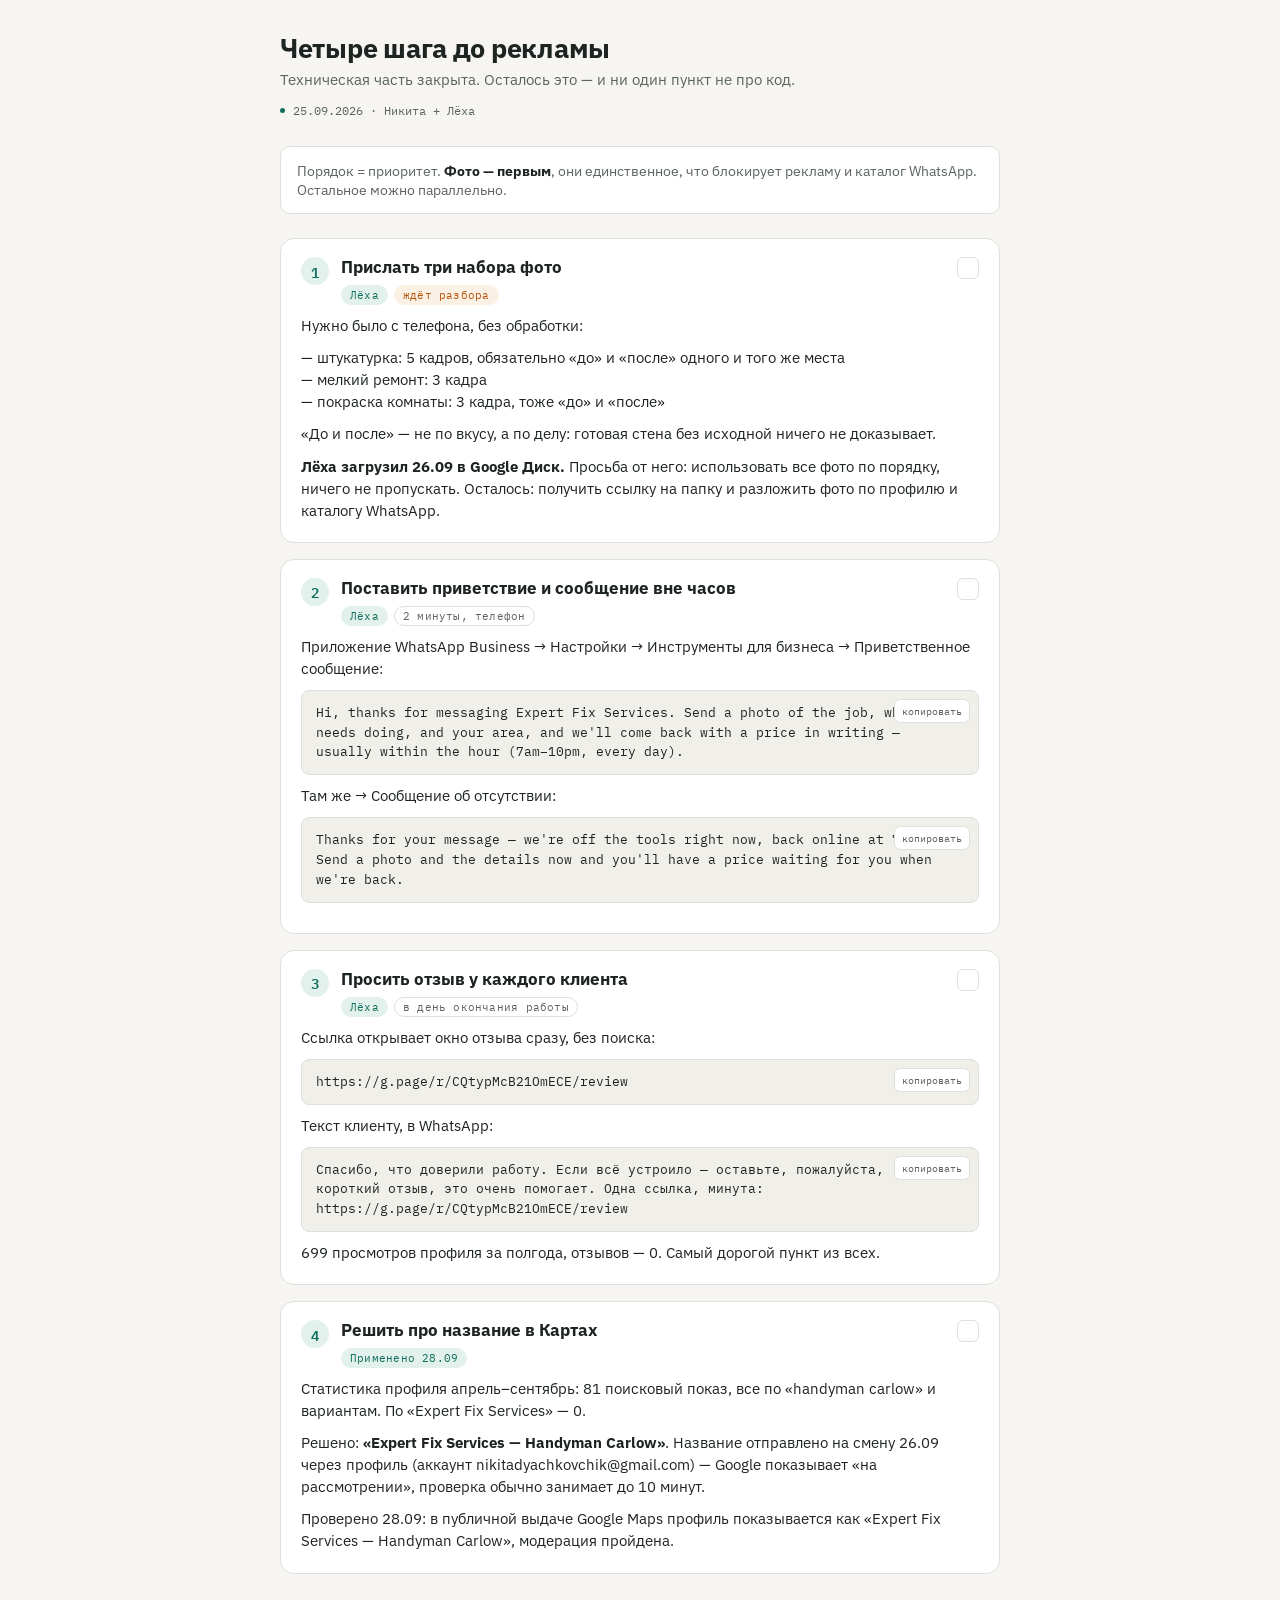
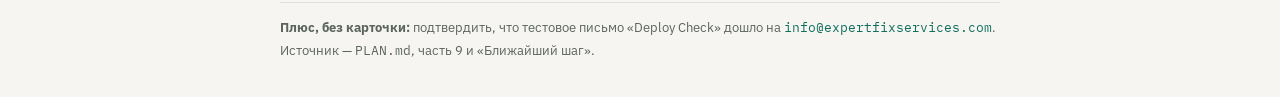
<file: outreach/four-steps-checklist-2026-09-25.html>
<!doctype html>
<html lang="ru">
<head>
<meta charset="utf-8">
<meta name="viewport" content="width=device-width, initial-scale=1, viewport-fit=cover">
<title>Четыре шага до рекламы</title>
<link rel="preconnect" href="https://fonts.gstatic.com" crossorigin>
<link rel="stylesheet" href="https://fonts.googleapis.com/css2?family=IBM+Plex+Sans:wght@400;500;600;700&family=IBM+Plex+Mono:wght@400;500;600&display=swap">
<style>
  :root{
    --bg:#f6f5f2;
    --surface:#ffffff;
    --text:#1e2422;
    --text-muted:#5b645f;
    --border:#dde0dc;
    --accent:#0f6e5c;
    --accent-soft:#e3f1ec;
    --blocker:#b45309;
    --blocker-soft:#faf1e4;
    --mono-bg:#f0efe9;
    color-scheme:light;
  }
  @media (prefers-color-scheme: dark){
    :root:not([data-theme="light"]){
      --bg:#14181a;
      --surface:#1c2225;
      --text:#e8ece9;
      --text-muted:#9aa39d;
      --border:#2c3437;
      --accent:#35c9a1;
      --accent-soft:rgba(53,201,161,.12);
      --blocker:#f0a848;
      --blocker-soft:rgba(240,168,72,.12);
      --mono-bg:#20272a;
      color-scheme:dark;
    }
  }
  :root[data-theme="dark"]{
    --bg:#14181a;
    --surface:#1c2225;
    --text:#e8ece9;
    --text-muted:#9aa39d;
    --border:#2c3437;
    --accent:#35c9a1;
    --accent-soft:rgba(53,201,161,.12);
    --blocker:#f0a848;
    --blocker-soft:rgba(240,168,72,.12);
    --mono-bg:#20272a;
    color-scheme:dark;
  }

  *{box-sizing:border-box}
  html,body{margin:0}
  body{
    background:var(--bg);
    color:var(--text);
    font-family:"IBM Plex Sans",-apple-system,system-ui,sans-serif;
    padding-inline:16px;
    padding-block:32px;
  }
  code{font-family:"IBM Plex Mono",ui-monospace,monospace}
  .wrap{max-width:720px;margin-inline:auto}

  header{margin-bottom:28px}
  h1{
    font-size:1.7rem;
    line-height:1.15;
    margin:0 0 6px;
    text-wrap:balance;
    letter-spacing:-.01em;
  }
  .sub{color:var(--text-muted);font-size:.95rem;margin:0}
  .meta{
    display:flex;gap:8px;align-items:center;flex-wrap:wrap;
    margin-top:14px;font-family:"IBM Plex Mono",monospace;
    font-size:.75rem;color:var(--text-muted);
  }
  .meta .dot{width:5px;height:5px;border-radius:50%;background:var(--accent)}

  .rule{
    border:1px solid var(--border);
    background:var(--surface);
    border-radius:10px;
    padding:14px 16px;
    margin-bottom:24px;
    font-size:.9rem;
    color:var(--text-muted);
  }
  .rule b{color:var(--text)}

  .steps{display:flex;flex-direction:column;gap:16px}

  .card{
    background:var(--surface);
    border:1px solid var(--border);
    border-radius:14px;
    padding:18px 20px 20px;
  }
  .card.done{opacity:.55}
  .card.done .num{background:var(--accent);color:#fff}

  .card-top{
    display:flex;align-items:flex-start;gap:12px;margin-bottom:10px;
  }
  .num{
    font-family:"IBM Plex Mono",monospace;
    font-weight:600;
    width:28px;height:28px;flex:none;
    border-radius:50%;
    background:var(--accent-soft);
    color:var(--accent);
    display:flex;align-items:center;justify-content:center;
    font-size:.85rem;
  }
  .card-head{flex:1;min-width:0}
  .card h2{font-size:1.05rem;margin:0 0 4px;line-height:1.3}
  .tags{display:flex;gap:6px;flex-wrap:wrap;margin-top:6px}
  .tag{
    font-family:"IBM Plex Mono",monospace;
    font-size:.68rem;
    letter-spacing:.02em;
    padding:2px 8px;
    border-radius:999px;
    border:1px solid var(--border);
    color:var(--text-muted);
  }
  .tag.who{background:var(--accent-soft);color:var(--accent);border-color:transparent}
  .tag.blocker{background:var(--blocker-soft);color:var(--blocker);border-color:transparent}

  .check{
    flex:none;
    width:22px;height:22px;
    border-radius:6px;
    border:1.5px solid var(--border);
    background:transparent;
    cursor:pointer;
    display:flex;align-items:center;justify-content:center;
    color:var(--accent);
  }
  .check[aria-pressed="true"]{background:var(--accent);border-color:var(--accent);color:#fff}
  .check svg{width:13px;height:13px;visibility:hidden}
  .check[aria-pressed="true"] svg{visibility:visible}

  .body p{margin:0 0 10px;font-size:.92rem;line-height:1.5}
  .body p:last-child{margin-bottom:0}

  .copybox{
    position:relative;
    background:var(--mono-bg);
    border:1px solid var(--border);
    border-radius:8px;
    padding:12px 44px 12px 14px;
    margin:10px 0;
    font-family:"IBM Plex Mono",monospace;
    font-size:.8rem;
    line-height:1.55;
    white-space:pre-wrap;
  }
  .copybtn{
    position:absolute;top:8px;right:8px;
    font-family:"IBM Plex Mono",monospace;
    font-size:.65rem;
    border:1px solid var(--border);
    background:var(--surface);
    color:var(--text-muted);
    border-radius:6px;
    padding:4px 7px;
    cursor:pointer;
  }
  .copybtn:hover{color:var(--text)}

  .link{
    font-family:"IBM Plex Mono",monospace;
    font-size:.8rem;
    word-break:break-all;
    color:var(--accent);
  }

  footer{
    margin-top:28px;
    padding-top:16px;
    border-top:1px solid var(--border);
    color:var(--text-muted);
    font-size:.82rem;
  }
  footer p{margin:0 0 6px}
</style>
</head>
<body>

<div class="wrap">

  <header>
    <h1>Четыре шага до рекламы</h1>
    <p class="sub">Техническая часть закрыта. Осталось это — и ни один пункт не про код.</p>
    <div class="meta"><span class="dot"></span>25.09.2026 · Никита + Лёха</div>
  </header>

  <div class="rule">
    Порядок = приоритет. <b>Фото — первым</b>, они единственное, что блокирует рекламу
    и каталог WhatsApp. Остальное можно параллельно.
  </div>

  <div class="steps">

    <div class="card" id="c1">
      <div class="card-top">
        <div class="num">1</div>
        <div class="card-head">
          <h2>Прислать три набора фото</h2>
          <div class="tags">
            <span class="tag who">Лёха</span>
            <span class="tag blocker">ждёт разбора</span>
          </div>
        </div>
        <button class="check" aria-pressed="false" data-card="c1" aria-label="Отметить сделанным">
          <svg viewBox="0 0 24 24" fill="none"><path d="M4 12l6 6L20 6" stroke="currentColor" stroke-width="3" stroke-linecap="round" stroke-linejoin="round"/></svg>
        </button>
      </div>
      <div class="body">
        <p>Нужно было с телефона, без обработки:</p>
        <p>
          — штукатурка: 5 кадров, обязательно «до» и «после» одного и того же места<br>
          — мелкий ремонт: 3 кадра<br>
          — покраска комнаты: 3 кадра, тоже «до» и «после»
        </p>
        <p>«До и после» — не по вкусу, а по делу: готовая стена без исходной ничего не доказывает.</p>
        <p><b>Лёха загрузил 26.09 в Google Диск.</b> Просьба от него: использовать все фото по порядку, ничего не пропускать. Осталось: получить ссылку на папку и разложить фото по профилю и каталогу WhatsApp.</p>
      </div>
    </div>

    <div class="card" id="c2">
      <div class="card-top">
        <div class="num">2</div>
        <div class="card-head">
          <h2>Поставить приветствие и сообщение вне часов</h2>
          <div class="tags">
            <span class="tag who">Лёха</span>
            <span class="tag">2 минуты, телефон</span>
          </div>
        </div>
        <button class="check" aria-pressed="false" data-card="c2" aria-label="Отметить сделанным">
          <svg viewBox="0 0 24 24" fill="none"><path d="M4 12l6 6L20 6" stroke="currentColor" stroke-width="3" stroke-linecap="round" stroke-linejoin="round"/></svg>
        </button>
      </div>
      <div class="body">
        <p>Приложение WhatsApp Business → Настройки → Инструменты для бизнеса → Приветственное сообщение:</p>
        <div class="copybox" id="txt2a">Hi, thanks for messaging Expert Fix Services. Send a photo of the job, what needs doing, and your area, and we'll come back with a price in writing — usually within the hour (7am–10pm, every day).<button class="copybtn" data-copy="txt2a">копировать</button></div>
        <p>Там же → Сообщение об отсутствии:</p>
        <div class="copybox" id="txt2b">Thanks for your message — we're off the tools right now, back online at 7am. Send a photo and the details now and you'll have a price waiting for you when we're back.<button class="copybtn" data-copy="txt2b">копировать</button></div>
      </div>
    </div>

    <div class="card" id="c3">
      <div class="card-top">
        <div class="num">3</div>
        <div class="card-head">
          <h2>Просить отзыв у каждого клиента</h2>
          <div class="tags">
            <span class="tag who">Лёха</span>
            <span class="tag">в день окончания работы</span>
          </div>
        </div>
        <button class="check" aria-pressed="false" data-card="c3" aria-label="Отметить сделанным">
          <svg viewBox="0 0 24 24" fill="none"><path d="M4 12l6 6L20 6" stroke="currentColor" stroke-width="3" stroke-linecap="round" stroke-linejoin="round"/></svg>
        </button>
      </div>
      <div class="body">
        <p>Ссылка открывает окно отзыва сразу, без поиска:</p>
        <div class="copybox" id="txt3link">https://g.page/r/CQtypMcB21OmECE/review<button class="copybtn" data-copy="txt3link">копировать</button></div>
        <p>Текст клиенту, в WhatsApp:</p>
        <div class="copybox" id="txt3msg">Спасибо, что доверили работу. Если всё устроило — оставьте, пожалуйста, короткий отзыв, это очень помогает. Одна ссылка, минута: https://g.page/r/CQtypMcB21OmECE/review<button class="copybtn" data-copy="txt3msg">копировать</button></div>
        <p>699 просмотров профиля за полгода, отзывов — 0. Самый дорогой пункт из всех.</p>
      </div>
    </div>

    <div class="card" id="c4">
      <div class="card-top">
        <div class="num">4</div>
        <div class="card-head">
          <h2>Решить про название в Картах</h2>
          <div class="tags">
            <span class="tag who">Применено 28.09</span>
          </div>
        </div>
        <button class="check" aria-pressed="true" data-card="c4" aria-label="Отметить сделанным">
          <svg viewBox="0 0 24 24" fill="none"><path d="M4 12l6 6L20 6" stroke="currentColor" stroke-width="3" stroke-linecap="round" stroke-linejoin="round"/></svg>
        </button>
      </div>
      <div class="body">
        <p>Статистика профиля апрель–сентябрь: 81 поисковый показ, все по «handyman carlow» и вариантам. По «Expert Fix Services» — 0.</p>
        <p>Решено: <b>«Expert Fix Services — Handyman Carlow»</b>. Название отправлено на смену 26.09 через профиль (аккаунт nikitadyachkovchik@gmail.com) — Google показывает «на рассмотрении», проверка обычно занимает до 10 минут.</p>
        <p>Проверено 28.09: в публичной выдаче Google Maps профиль показывается как «Expert Fix Services — Handyman Carlow», модерация пройдена.</p>
      </div>
    </div>

  </div>

  <footer>
    <p><b>Плюс, без карточки:</b> подтвердить, что тестовое письмо «Deploy Check» дошло на <span class="link" style="display:inline">info@expertfixservices.com</span>.</p>
    <p>Источник — <code>PLAN.md</code>, часть 9 и «Ближайший шаг».</p>
  </footer>

</div>

<script>
(function(){
  function load(id){
    try{ return localStorage.getItem('efs-step-'+id) === '1'; }catch(e){ return false; }
  }
  function save(id, val){
    try{ localStorage.setItem('efs-step-'+id, val ? '1' : '0'); }catch(e){}
  }
  document.querySelectorAll('.check').forEach(function(btn){
    var id = btn.dataset.card;
    var card = document.getElementById(id);
    function apply(done){
      btn.setAttribute('aria-pressed', done ? 'true' : 'false');
      card.classList.toggle('done', done);
    }
    apply(load(id));
    btn.addEventListener('click', function(){
      var next = btn.getAttribute('aria-pressed') !== 'true';
      apply(next);
      save(id, next);
    });
  });

  document.querySelectorAll('.copybtn').forEach(function(btn){
    btn.addEventListener('click', function(e){
      e.stopPropagation();
      var box = document.getElementById(btn.dataset.copy);
      var text = box.textContent.replace(/копировать\s*$/,'').trim();
      var done = function(){
        var old = btn.textContent;
        btn.textContent = 'готово';
        setTimeout(function(){ btn.textContent = old; }, 1200);
      };
      if (navigator.clipboard && navigator.clipboard.writeText){
        navigator.clipboard.writeText(text).then(done).catch(function(){
          selectFallback(box, btn, done);
        });
      } else {
        selectFallback(box, btn, done);
      }
    });
  });

  function selectFallback(box, btn, done){
    try{
      var range = document.createRange();
      range.selectNodeContents(box);
      var sel = window.getSelection();
      sel.removeAllRanges();
      sel.addRange(range);
      done();
    }catch(e){}
  }
})();
</script>

</body>
</html>
</file>
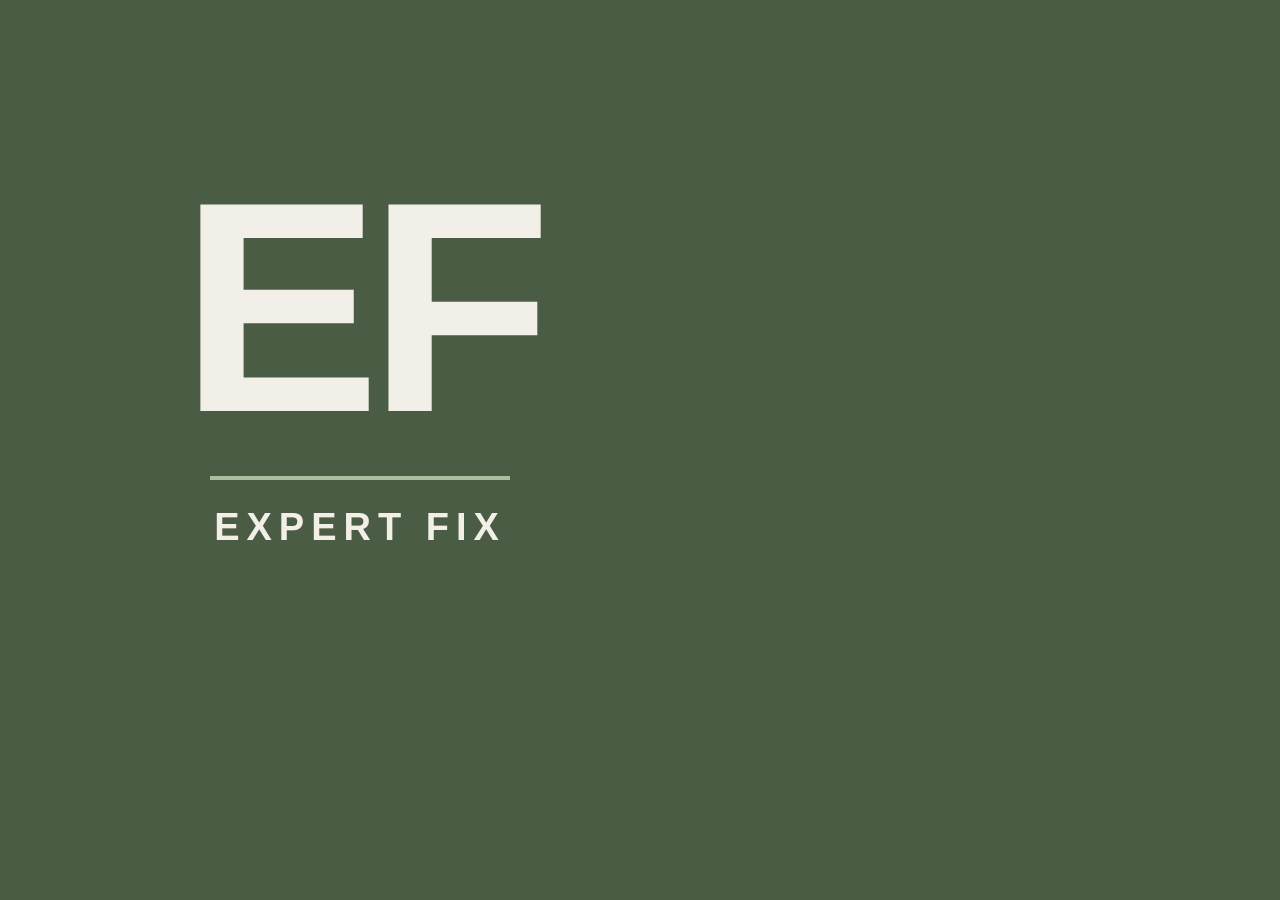
<file: assets/brand/logo.html>
<!doctype html><meta charset="utf-8">
<style>
@font-face{font-family:'Archivo';font-weight:500 800;src:url(file:///C:/Users/Sasha/Documents/PycharmProjects/expertfixservices/site/apps/web/public/fonts/archivo-latin.woff2) format('woff2')}
html,body{margin:0;width:720px;height:720px;background:#4A5D44}
.w{width:720px;height:720px;display:flex;flex-direction:column;align-items:center;justify-content:center;font-family:Archivo,sans-serif;color:#F2EFE8}
.m{font-size:300px;font-weight:800;letter-spacing:-12px;line-height:.9}
.r{width:300px;height:4px;background:#A9BE9C;margin:34px 0 26px}
.n{font-size:38px;font-weight:700;letter-spacing:7px}
</style>
<div class="w"><div class="m">EF</div><div class="r"></div><div class="n">EXPERT FIX</div></div>
</file>
